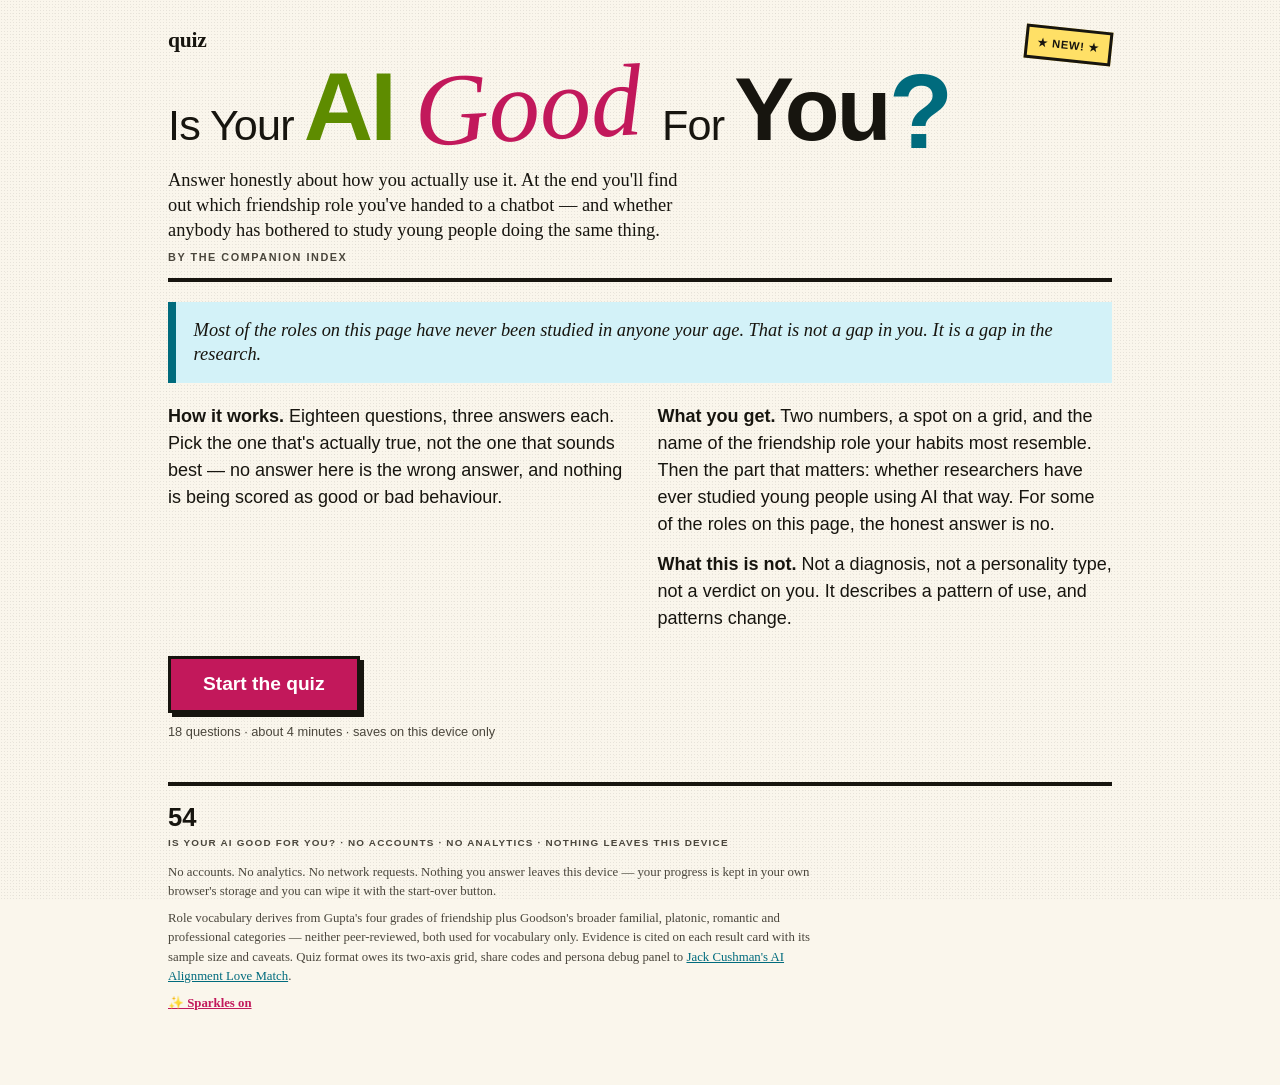
<file: quiz/index.html>
<!DOCTYPE html>
<html lang="en">
<head>
<meta charset="UTF-8">
<meta name="viewport" content="width=device-width, initial-scale=1">
<title>Is Your AI Good For You?</title>
<meta name="description" content="A quiz that takes how you actually use an AI tool and tells you which friendship role you have handed to it — and whether anyone has studied young people doing the same thing.">
<meta name="color-scheme" content="light">
<link rel="stylesheet" href="styles.css">
<link rel="icon" href="data:image/svg+xml,<svg xmlns='http://www.w3.org/2000/svg' viewBox='0 0 32 32'><text y='26' font-size='26'>📎</text></svg>">
</head>
<body>
<a class="skip" href="#main">Skip to the quiz</a>

<!-- decorative newsprint grain + halftone; no images, nothing to caption -->
<div class="grain" aria-hidden="true"></div>

<div id="loading" class="loading">
  <p>Loading the questions…</p>
</div>

<div id="app" class="page" hidden>

  <!-- ============ MASTHEAD ============ -->
  <header class="masthead">
    <p id="kicker" class="kicker"></p>
    <p id="burst" class="burst" aria-hidden="true"></p>
    <h1 id="title" class="title"></h1>
    <p id="deck" class="deck"></p>
    <p id="byline" class="byline"></p>
  </header>

  <main id="main" tabindex="-1">

    <!-- ============ INTRO ============ -->
    <section id="screen-intro" class="screen" aria-labelledby="introh">
      <h2 id="introh" class="sr-only">Before you start</h2>

      <blockquote id="pullquote" class="pull"></blockquote>

      <div class="cols">
        <p><strong>How it works.</strong> Eighteen questions, three answers each. Pick the one that's actually true, not the one that sounds best — no answer here is the wrong answer, and nothing is being scored as good or bad behaviour.</p>
        <p><strong>What you get.</strong> Two numbers, a spot on a grid, and the name of the friendship role your habits most resemble. Then the part that matters: whether researchers have ever studied young people using AI that way. For some of the roles on this page, the honest answer is no.</p>
        <p><strong>What this is not.</strong> Not a diagnosis, not a personality type, not a verdict on you. It describes a pattern of use, and patterns change.</p>
      </div>

      <div id="resumebox" class="resume" hidden>
        <p id="resumemsg"></p>
        <div class="btnrow">
          <button type="button" class="btn" id="resumebtn" data-act="resume">Pick up where I left off</button>
          <button type="button" class="btn ghost" data-act="startover">Start over</button>
        </div>
      </div>

      <div id="introcta" class="startwrap">
        <button type="button" class="btn big" id="startbtn" data-act="start"></button>
        <p id="timeest" class="fineprint"></p>
      </div>
    </section>

    <!-- ============ QUESTIONS ============ -->
    <section id="screen-quiz" class="screen" aria-labelledby="qheading" hidden>
      <h2 id="qheading" class="sr-only">Question</h2>

      <p id="jumpnote" class="jumpnote" hidden></p>

      <div id="qbody"></div>

      <div class="navrow">
        <button type="button" class="btn ghost" id="backbtn" data-act="back">← Back</button>
        <button type="button" class="btn" id="nextbtn" data-act="next" disabled>Next →</button>
      </div>

      <p class="resetrow">
        <button type="button" class="linkish" data-act="confirmreset">start over</button>
      </p>
    </section>

    <!-- ============ THE ONE BREAK ============ -->
    <section id="screen-break" class="screen breakscreen" aria-labelledby="breakh" hidden>
      <p class="breakmark" id="breakmark"></p>
      <h2 class="breakh" id="breakh" tabindex="-1"></h2>
      <p class="breakbody" id="breakbody"></p>
      <div class="navrow">
        <button type="button" class="btn ghost" id="breakback" data-act="breakback"></button>
        <button type="button" class="btn" id="breaknext" data-act="breaknext"></button>
      </div>
    </section>

    <!-- ============ RESULT ============ -->
    <section id="screen-result" class="screen" aria-labelledby="rolename" hidden>

      <p id="sharednote" class="sharednote" hidden>
        You're looking at a result someone shared with you. Nothing here is counted or recorded.
        <button type="button" class="linkish" data-act="startover">Take it yourself</button>
      </p>

      <p class="resultkicker">your result</p>
      <h2 id="rolename" class="rolename" tabindex="-1"></h2>
      <p id="roletag" class="roletag"></p>

      <div id="rolebody" class="rolebody cols"></div>

      <!-- banded score panel -->
      <div class="scorepanel">
        <p class="sptitle">your score</p>

        <p class="cmplabel" id="cmplabel"></p>
        <p class="cmpvalue"><span id="cmpnum"></span><span class="cmppc">%</span></p>
        <div class="cmpmeter" role="meter" id="cmpmeter" aria-label="Companionness" aria-valuemin="0" aria-valuemax="100" aria-valuenow="0">
          <div class="cmpfill" id="cmpfill"></div>
          <span class="cmpmid" id="cmpmid" aria-hidden="true"></span>
          <span class="cmppin" id="cmppin" aria-hidden="true"></span>
        </div>
        <p class="cmpends" aria-hidden="true"><span id="cmplow"></span><span id="cmphigh"></span></p>
        <p class="cmpcaption" id="cmpcaption"></p>

        <p class="spband" id="bandname"></p>
        <div class="spmeter" role="meter" aria-label="Function depth out of 100" aria-valuemin="0" aria-valuemax="100" aria-valuenow="0">
          <div class="spfill" id="bandmeter"></div>
        </div>
        <p class="spblurb" id="bandblurb"></p>
      </div>

      <!-- the four-function definition, and how many of them this use engages -->
      <details class="defbox">
        <summary id="defsummary">📐 what counts as companion AI</summary>
        <div class="defbody">
          <p class="deflead" id="deflead"></p>
          <p class="defstatement" id="defstatement"></p>
          <p class="defmet" id="defmet"></p>
          <ul class="deflist" id="deflist"></ul>
        </div>
      </details>

      <!-- two-axis grid -->
      <div class="gridwrap">
        <p class="gridtitle" id="gridtitle">Where that puts you</p>
        <p class="axisnote" id="axisnote-x"></p>
        <p class="axisnote" id="axisnote-y"></p>
        <div class="grid" id="grid" role="img" aria-label="Your position on the companion index grid">
          <span class="gx" aria-hidden="true"></span>
          <span class="gy" aria-hidden="true"></span>
          <span class="glabel gl-left" id="gl-xlow" aria-hidden="true"></span>
          <span class="glabel gl-right" id="gl-xhigh" aria-hidden="true"></span>
          <span class="glabel gl-bottom" id="gl-ylow" aria-hidden="true"></span>
          <span class="glabel gl-top" id="gl-yhigh" aria-hidden="true"></span>
          <span class="pin" id="pin" aria-hidden="true">📍</span>
        </div>
        <p class="coords" id="coords"></p>
      </div>

      <!-- evidence flag -->
      <div class="evbox">
        <p class="evstatus" id="evstatus"></p>
        <p class="evlead" id="evlead"></p>
      </div>

      <!-- the receipts: plain type, collapsed, no magazine voice -->
      <details class="receiptsbox">
        <summary id="receiptssummary">📎 the receipts</summary>
        <div class="receipts" id="receipts"></div>
      </details>

      <!-- badges -->
      <h3 class="badgeh">Badges you picked up</h3>
      <ul class="badges" id="badges"></ul>

      <!-- what to do with this -->
      <div class="whatnext">
        <p class="wnh">what to do with this</p>
        <p id="whatnext"></p>
        <p id="caregap" class="carenote" hidden></p>
      </div>

      <!-- share -->
      <div class="sharebox">
        <p class="shareh">Send it to someone</p>
        <p class="sharecode" id="sharecode"></p>
        <div class="btnrow">
          <button type="button" class="btn ghost" id="copylinkbtn" data-act="copylink">Copy link</button>
          <button type="button" class="btn ghost" id="copycodebtn" data-act="copycode">Copy code</button>
          <button type="button" class="btn ghost" id="nativesharebtn" data-act="nativeshare" hidden>Share…</button>
        </div>
        <p class="fineprint">The whole result is packed into the link itself. Opening one shows that exact result and records nothing.</p>
      </div>

      <div class="startwrap">
        <button type="button" class="btn big" id="retakebtn" data-act="startover"></button>
      </div>
    </section>

  </main>

  <footer class="foot">
    <p class="pagenum"><span id="pagenum"></span></p>
    <p id="footerslug" class="slug"></p>
    <p class="footnote">
      No accounts. No analytics. No network requests. Nothing you answer leaves this device —
      your progress is kept in your own browser's storage and you can wipe it with the start-over button.
    </p>
    <p class="footnote">
      Role vocabulary derives from Gupta's four grades of friendship plus Goodson's broader familial, platonic,
      romantic and professional categories — neither peer-reviewed, both used for vocabulary only. Evidence is
      cited on each result card with its sample size and caveats. Quiz format owes its two-axis grid, share codes
      and persona debug panel to
      <a href="https://jackcushman.org/apps/triad-quiz/">Jack Cushman's AI Alignment Love Match</a>.
    </p>
    <p class="footnote">
      <button type="button" class="linkish" id="sparklebtn" data-act="sparkles" aria-pressed="false">✨ Sparkles off</button>
    </p>
  </footer>
</div>

<!-- ============ FIXED PROGRESS BAR ============
     Lives outside .page so it can pin to the bottom of the viewport. Shown
     only while answering; the progressbar role carries the semantics, the
     segments are decoration. -->
<div class="progbar" id="progbar" hidden>
  <div class="progbarinner">
    <p class="progtxt" id="progtxt"></p>
    <div class="progtrack" id="progtrack" role="progressbar" aria-label="Quiz progress" aria-valuemin="0" aria-valuemax="18" aria-valuenow="0">
      <ol class="progsegs" id="progsegs" aria-hidden="true"></ol>
    </div>
  </div>
</div>

<!-- ============ DEBUG ============ -->
<button type="button" class="dbgfab" id="dbgfab" data-act="dbgopen" hidden>persona check</button>
<div class="dbg" id="debugoverlay" role="dialog" aria-modal="true" aria-labelledby="dbgh" hidden>
  <div class="dbgcard">
    <button type="button" class="dbgclose" id="dbgclose" data-act="dbgclose" aria-label="Close the persona panel">✕</button>
    <h2 id="dbgh">Persona check</h2>
    <p class="dbgnote">Where each archetype lands under the weights currently in <code>data/questions.json</code>. Nothing here touches saved progress.</p>
    <div class="grid dbggrid" id="debuggrid">
      <span class="gx" aria-hidden="true"></span>
      <span class="gy" aria-hidden="true"></span>
    </div>
    <table class="dbgtable">
      <thead>
        <tr><th scope="col">Persona</th><th scope="col">X</th><th scope="col">Y</th><th scope="col">Flag</th><th scope="col">Cell</th><th scope="col"></th></tr>
      </thead>
      <tbody id="dbgrows"></tbody>
    </table>
  </div>
</div>

<script src="quiz.js"></script>
</body>
</html>
</file>
<file: quiz/styles.css>
/* ============================================================
   IS YOUR AI GOOD FOR YOU?  —  styles
   Mobile-first. Loud on purpose, legible first.

   Colour rule used throughout: the bright neons are display and
   fill colours only. Anything at body-text size uses the darkened
   variants (--pink-ink, --lime-ink, --cyan-ink), which clear WCAG
   AA against the newsprint background. No webfonts — everything
   is a system stack, so the page has zero network requests.
   ============================================================ */

:root {
  /* fills and display */
  --pink: #ff2d8f;
  --pink-soft: #ffd9e8;
  --lime: #b4e33d;
  --lime-soft: #e8f7c2;
  --cyan: #00b3d1;
  --cyan-soft: #d3f2f8;
  --butter: #ffe066;

  /* AA-safe text variants */
  --pink-ink: #c2185b;
  --lime-ink: #5e8c00;
  --cyan-ink: #006b7d;

  --ink: #17150f;
  --ink-soft: #4a463c;
  --paper: #faf6ec;
  --paper-2: #fffdf7;
  --rule: #17150f;

  --display: Impact, Haettenschweiler, "Arial Black", "Arial Narrow Bold",
             "Helvetica Neue", Helvetica, Arial, sans-serif;
  --script: "Brush Script MT", "Snell Roundhand", "Savoye LET", "Bradley Hand",
            "Segoe Script", "Comic Sans MS", cursive;
  --body: "Helvetica Neue", Helvetica, Arial, sans-serif;
  --serif: Georgia, "Times New Roman", serif;
}

* { box-sizing: border-box; }

html { -webkit-text-size-adjust: 100%; }

body {
  margin: 0;
  padding: 0;
  background: var(--paper);
  color: var(--ink);
  font-family: var(--body);
  font-size: 17px;
  line-height: 1.5;
}

/* newsprint grain + halftone dots, purely decorative */
.grain {
  position: fixed;
  inset: 0;
  pointer-events: none;
  z-index: 1;
  opacity: 0.5;
  background-image:
    radial-gradient(rgba(23, 21, 15, 0.16) 0.5px, transparent 0.6px),
    radial-gradient(rgba(23, 21, 15, 0.09) 0.5px, transparent 0.6px);
  background-size: 3px 3px, 7px 7px;
  background-position: 0 0, 2px 3px;
}

.page {
  position: relative;
  z-index: 2;
  max-width: 62rem;
  margin: 0 auto;
  padding: 0.75rem 1rem 3rem;
}

.loading {
  padding: 3rem 1.25rem;
  font-family: var(--serif);
  max-width: 34rem;
  margin: 0 auto;
}
.loading h2 { font-family: var(--body); font-size: 1.15rem; }
.loading code {
  font-size: 0.9em;
  background: var(--butter);
  padding: 0.1em 0.3em;
}

.skip {
  position: absolute;
  left: 0.5rem;
  top: 0.5rem;
  z-index: 99;
  transform: translateY(-200%);
  background: var(--ink);
  color: #fff;
  padding: 0.6rem 0.9rem;
  font-weight: bold;
}
.skip:focus { transform: translateY(0); }

.sr-only {
  position: absolute;
  width: 1px; height: 1px;
  padding: 0; margin: -1px;
  overflow: hidden;
  clip: rect(0 0 0 0);
  white-space: nowrap;
  border: 0;
}

/* visible focus everywhere, no exceptions */
a:focus-visible,
button:focus-visible,
summary:focus-visible,
input:focus-visible + label,
[tabindex]:focus-visible {
  outline: 4px solid var(--cyan);
  outline-offset: 2px;
}

/* ============================================================
   MASTHEAD
   ============================================================ */
.masthead {
  border-bottom: 4px solid var(--rule);
  padding-bottom: 0.75rem;
  margin-bottom: 1.25rem;
  position: relative;
}

.kicker {
  font-family: var(--serif);
  font-weight: bold;
  font-size: 1.35rem;
  margin: 0 0 0.15rem;
  letter-spacing: -0.01em;
}

.burst {
  position: absolute;
  right: 0;
  top: 0.25rem;
  margin: 0;
  background: var(--butter);
  border: 3px solid var(--ink);
  color: var(--ink);
  font-weight: bold;
  font-size: 0.7rem;
  padding: 0.35rem 0.6rem;
  transform: rotate(6deg);
  letter-spacing: 0.06em;
}

.title {
  margin: 0 0 0.5rem;
  line-height: 0.92;
  font-weight: normal;
  /* the words are separate spans so each can carry its own weight,
     size and colour, the way a magazine title block does */
}
.title .tw { display: inline-block; }
.title .thin {
  font-family: var(--body);
  font-weight: 300;
  font-size: 2rem;
  color: var(--ink);
  letter-spacing: -0.02em;
}
.title .fat-lime {
  font-family: var(--display);
  font-weight: 900;
  font-size: 3.9rem;
  color: var(--lime-ink);
  letter-spacing: -0.03em;
}
.title .script-pink {
  font-family: var(--script);
  font-style: italic;
  font-size: 4.2rem;
  color: var(--pink-ink);
  transform: rotate(-3deg);
  padding: 0 0.1em;
}
.title .fat-black {
  font-family: var(--display);
  font-weight: 900;
  font-size: 3.6rem;
  color: var(--ink);
  letter-spacing: -0.03em;
}
.title .big-cyan {
  font-family: var(--display);
  font-weight: 900;
  font-size: 4.4rem;
  color: var(--cyan-ink);
  vertical-align: -0.08em;
}

.deck {
  font-family: var(--serif);
  font-size: 1.05rem;
  line-height: 1.35;
  margin: 0.5rem 0 0.4rem;
  max-width: 32rem;
}

.byline {
  font-family: var(--body);
  font-size: 0.68rem;
  letter-spacing: 0.14em;
  font-weight: bold;
  color: var(--ink-soft);
  margin: 0;
}

/* ============================================================
   SHARED BITS
   ============================================================ */
.btn {
  font-family: var(--body);
  font-weight: bold;
  font-size: 1rem;
  color: #fff;
  background: var(--pink-ink);
  border: 3px solid var(--ink);
  padding: 0.75rem 1.4rem;
  cursor: pointer;
  box-shadow: 4px 4px 0 var(--ink);
}
.btn:hover { background: var(--pink); color: var(--ink); }
.btn:active { box-shadow: 1px 1px 0 var(--ink); transform: translate(3px, 3px); }
.btn.big { font-size: 1.2rem; padding: 0.9rem 2rem; width: 100%; }
.btn.ghost { background: var(--paper-2); color: var(--ink); }
.btn.ghost:hover { background: var(--butter); }
.btn:disabled { opacity: 0.4; cursor: not-allowed; box-shadow: 4px 4px 0 var(--ink-soft); }
.btn[hidden] { display: none; }

.linkish {
  background: none;
  border: 0;
  padding: 0;
  font: inherit;
  color: var(--pink-ink);
  font-weight: bold;
  text-decoration: underline;
  cursor: pointer;
}

.btnrow { display: flex; flex-wrap: wrap; gap: 0.6rem; }

.startwrap { margin: 1.5rem 0 0.5rem; }
.fineprint {
  font-size: 0.8rem;
  color: var(--ink-soft);
  margin: 0.6rem 0 0;
}

/* ragged multi-column text: one column on phones */
.cols p { margin: 0 0 0.8rem; }
.cols { text-align: left; }

.pull {
  margin: 0 0 1.25rem;
  padding: 1rem 1.1rem;
  background: var(--cyan-soft);
  border-left: 8px solid var(--cyan-ink);
  font-family: var(--serif);
  font-size: 1.15rem;
  line-height: 1.35;
  font-style: italic;
}

.resume {
  margin: 1.25rem 0;
  padding: 1rem;
  background: var(--butter);
  border: 3px solid var(--ink);
}
.resume p { margin: 0 0 0.75rem; }

/* ============================================================
   THE PINNED PROGRESS BAR
   ============================================================ */
.progbar {
  position: fixed;
  left: 0;
  right: 0;
  bottom: 0;
  z-index: 40;
  background: var(--paper-2);
  border-top: 5px solid var(--ink);
  box-shadow: 0 -4px 14px rgba(23, 21, 15, 0.14);
  padding: 0.5rem 1rem calc(0.5rem + env(safe-area-inset-bottom, 0px));
}
.progbar[hidden] { display: none; }
.progbarinner { max-width: 62rem; margin: 0 auto; }

.progtxt {
  font-size: 0.72rem;
  font-weight: bold;
  letter-spacing: 0.14em;
  text-transform: uppercase;
  color: var(--ink);
  margin: 0 0 0.3rem;
}

.progtrack { width: 100%; }

.progsegs {
  list-style: none;
  display: flex;
  gap: 2px;
  margin: 0;
  padding: 0;
}
.pseg {
  flex: 1 1 0;
  height: 0.85rem;
  background: #fff;
  border: 2px solid var(--ink);
  transition: background 0.15s ease, transform 0.15s ease;
}
.pseg.done { background: var(--lime); }
/* where you are: taller, pink, and the only segment with a shadow */
.pseg.here {
  background: var(--pink);
  transform: scaleY(1.7);
  box-shadow: 2px 2px 0 var(--ink);
  position: relative;
  z-index: 2;
}
/* where the one break falls */
.pseg.notch { border-left-width: 5px; }

/* keep the bar from covering the page's own content */
body.hasprogbar .page { padding-bottom: 6rem; }

/* ============================================================
   QUESTIONS
   ============================================================ */
.jumpnote {
  background: var(--butter);
  border: 3px solid var(--ink);
  padding: 0.7rem 0.9rem;
  font-size: 0.9rem;
  margin: 0 0 1rem;
}

/* the oversized numeral, offset out of the text block */
.qnum {
  font-family: var(--display);
  font-weight: 900;
  font-size: 4.5rem;
  line-height: 0.8;
  color: var(--pink);
  -webkit-text-stroke: 2px var(--ink);
  margin: 0 0 0.2rem -0.1rem;
}

.qfield { border: 0; padding: 0; margin: 0; }
.qtext {
  font-family: var(--body);
  font-weight: bold;
  font-size: 1.4rem;
  line-height: 1.2;
  padding: 0;
  margin: 0 0 1.1rem;
  max-width: 30rem;
}

.opts { display: flex; flex-direction: column; gap: 0.6rem; }

.opt { position: relative; }
.opt input {
  position: absolute;
  opacity: 0;
  width: 1px;
  height: 1px;
}
.opt label {
  display: flex;
  align-items: flex-start;
  gap: 0.6rem;
  padding: 0.8rem 0.9rem;
  background: var(--paper-2);
  border: 3px solid var(--ink);
  cursor: pointer;
  line-height: 1.35;
}
.opt label:hover { background: var(--lime-soft); }
/* the literal empty checkbox */
.opt .box {
  flex: 0 0 auto;
  width: 1.15rem;
  height: 1.15rem;
  border: 3px solid var(--ink);
  background: #fff;
  margin-top: 0.1rem;
}
.opt .ltr { font-weight: bold; }
.opt.sel label { background: var(--pink-soft); box-shadow: 4px 4px 0 var(--ink); }
.opt.sel .box { background: var(--pink-ink); box-shadow: inset 0 0 0 2px #fff; }

.navrow {
  display: flex;
  justify-content: space-between;
  gap: 0.6rem;
  margin-top: 1.5rem;
}
.navrow .btn { flex: 1 1 auto; }
.resetrow { text-align: center; font-size: 0.8rem; margin: 1.25rem 0 0; }


/* ============================================================
   THE ONE BREAK
   ============================================================ */
.breakscreen {
  border: 5px solid var(--ink);
  background: var(--butter);
  padding: 1.5rem 1.15rem;
  margin: 1rem 0;
  box-shadow: 8px 8px 0 var(--lime);
}
.breakmark {
  font-family: var(--script);
  font-style: italic;
  font-size: 2.1rem;
  line-height: 1;
  color: var(--pink-ink);
  margin: 0 0 0.2rem;
}
.breakh {
  font-family: var(--display);
  font-weight: 900;
  font-size: 2.1rem;
  line-height: 1.02;
  text-transform: uppercase;
  margin: 0 0 0.6rem;
}
.breakh:focus { outline: none; }
.breakbody { margin: 0 0 0.5rem; font-size: 1.02rem; max-width: 34rem; }

/* ============================================================
   RESULT
   ============================================================ */
.sharednote {
  background: var(--cyan-soft);
  border: 3px solid var(--cyan-ink);
  padding: 0.7rem 0.9rem;
  font-size: 0.9rem;
  margin: 0 0 1rem;
}

.resultkicker {
  font-family: var(--body);
  font-size: 0.7rem;
  letter-spacing: 0.16em;
  text-transform: uppercase;
  font-weight: bold;
  color: var(--ink-soft);
  margin: 0;
}
.rolename {
  font-family: var(--display);
  font-weight: 900;
  font-size: 2.6rem;
  line-height: 0.95;
  color: var(--pink-ink);
  margin: 0.2rem 0 0.3rem;
  text-transform: uppercase;
}
.rolename:focus { outline: none; }
.roletag {
  font-family: var(--serif);
  font-style: italic;
  font-size: 0.95rem;
  color: var(--ink-soft);
  margin: 0 0 1rem;
  border-bottom: 3px solid var(--ink);
  padding-bottom: 0.6rem;
}
.rolebody { margin-bottom: 1.5rem; }

/* pink score panel with banded ranges */
.scorepanel {
  background: var(--pink-soft);
  border: 3px solid var(--ink);
  box-shadow: 6px 6px 0 var(--pink);
  padding: 1rem;
  margin: 0 0 1.75rem;
}
.sptitle {
  font-family: var(--script);
  font-style: italic;
  font-size: 2rem;
  color: var(--pink-ink);
  margin: 0 0 0.1rem;
  line-height: 1;
}
.spband {
  font-family: var(--display);
  font-weight: 900;
  font-size: 1.7rem;
  margin: 0 0 0.5rem;
  text-transform: uppercase;
  line-height: 1;
}
.spmeter {
  height: 1rem;
  border: 3px solid var(--ink);
  background: #fff;
  overflow: hidden;
}
.spfill { height: 100%; width: 0; background: var(--pink-ink); }
.spblurb { margin: 0.6rem 0 0; font-size: 0.95rem; }


/* ---------- companionness: role position on a fixed anchored scale ---------- */
.cmplabel {
  font-family: var(--body);
  font-size: 0.7rem;
  letter-spacing: 0.16em;
  text-transform: uppercase;
  font-weight: bold;
  color: var(--ink-soft);
  margin: 0.4rem 0 0;
}
.cmpvalue {
  font-family: var(--display);
  font-weight: 900;
  font-size: 3.2rem;
  line-height: 0.9;
  color: var(--pink-ink);
  margin: 0 0 0.5rem;
}
.cmpvalue .cmppc { font-size: 1.5rem; vertical-align: 0.55em; }
.cmpmeter {
  position: relative;
  height: 1.1rem;
  border: 3px solid var(--ink);
  background: #fff;
}
.cmpfill { height: 100%; background: var(--pink); }
.cmppin {
  position: absolute;
  top: -5px;
  bottom: -5px;
  width: 4px;
  background: var(--ink);
  transform: translateX(-2px);
}
/* the single halfway mark — no quarter markers on this bar */
.cmpmid {
  position: absolute;
  top: -3px;
  bottom: -3px;
  width: 3px;
  background: var(--ink);
  opacity: 0.4;
  transform: translateX(-1px);
}
.cmpends {
  display: flex;
  justify-content: space-between;
  gap: 1rem;
  font-size: 0.62rem;
  letter-spacing: 0.06em;
  text-transform: uppercase;
  font-weight: bold;
  color: var(--ink-soft);
  margin: 0.25rem 0 0;
}
.cmpcaption { font-size: 0.8rem; margin: 0.2rem 0 1rem; }

/* ---------- the four-function definition ---------- */
.defbox {
  border: 3px solid var(--ink);
  background: var(--cyan-soft);
  margin: 0 0 1.75rem;
}
.defbox summary {
  cursor: pointer;
  padding: 0.7rem 0.9rem;
  font-weight: bold;
  font-size: 0.95rem;
  list-style: none;
}
.defbox summary::-webkit-details-marker { display: none; }
.defbox summary::after { content: " +"; float: right; }
.defbox[open] summary::after { content: " \2212"; }
.defbody { border-top: 2px solid var(--ink); padding: 0.9rem; }
.deflead { margin: 0 0 0.7rem; font-size: 0.95rem; }
.defstatement {
  font-family: var(--serif);
  font-style: italic;
  font-size: 0.95rem;
  border-left: 5px solid var(--cyan-ink);
  padding-left: 0.7rem;
  margin: 0 0 0.8rem;
}
.defmet {
  font-family: var(--display);
  font-weight: 900;
  font-size: 1.1rem;
  text-transform: uppercase;
  margin: 0 0 0.6rem;
}
.deflist { list-style: none; margin: 0; padding: 0; }
.deflist li {
  border-top: 1px dotted var(--ink-soft);
  padding: 0.6rem 0 0.5rem;
  display: grid;
  grid-template-columns: 1.4rem 1fr;
  gap: 0 0.3rem;
}
.deflist .dmark { grid-row: span 3; font-weight: bold; }
.deflist .dname { font-weight: bold; }
.deflist .dstate {
  font-size: 0.72rem;
  letter-spacing: 0.06em;
  text-transform: uppercase;
  color: var(--ink-soft);
}
.deflist .dtext { font-size: 0.85rem; margin-top: 0.25rem; }
.deflist li.off { opacity: 0.62; }

/* two-axis grid */
.gridwrap { margin: 0 0 1.75rem; }
.gridtitle {
  font-family: var(--display);
  font-weight: 900;
  font-size: 1.5rem;
  text-transform: uppercase;
  margin: 0 0 0.4rem;
}
.axisnote {
  font-size: 0.8rem;
  color: var(--ink-soft);
  margin: 0 0 0.2rem;
}
.grid {
  position: relative;
  width: 100%;
  max-width: 27rem;
  aspect-ratio: 1 / 1;
  border: 4px solid var(--ink);
  background:
    linear-gradient(to top, rgba(0, 179, 209, 0.14), rgba(255, 45, 143, 0.14)),
    var(--paper-2);
  margin: 0.7rem 0;
}
.grid .gx, .grid .gy { position: absolute; background: var(--ink); opacity: 0.35; }
.grid .gx { left: 0; right: 0; top: 50%; height: 2px; }
.grid .gy { top: 0; bottom: 0; left: 50%; width: 2px; }
.glabel {
  position: absolute;
  font-size: 0.62rem;
  font-weight: bold;
  letter-spacing: 0.06em;
  text-transform: uppercase;
  background: var(--paper);
  padding: 0.1rem 0.25rem;
  color: var(--ink);
}
.gl-left { left: 0.3rem; top: 50%; transform: translateY(-50%); }
.gl-right { right: 0.3rem; top: 50%; transform: translateY(-50%); }
.gl-bottom { bottom: 0.3rem; left: 50%; transform: translateX(-50%); }
.gl-top { top: 0.3rem; left: 50%; transform: translateX(-50%); }
.pin {
  position: absolute;
  font-size: 1.7rem;
  line-height: 1;
  transform: translate(-50%, -50%);
  filter: drop-shadow(0 2px 2px rgba(0, 0, 0, 0.35));
}
.coords { font-size: 0.85rem; margin: 0.3rem 0 0; }

/* evidence flag */
.evbox {
  border: 3px solid var(--ink);
  padding: 0.9rem 1rem;
  margin: 0 0 0.75rem;
  background: var(--paper-2);
}
.evstatus {
  font-family: var(--display);
  font-weight: 900;
  font-size: 1.5rem;
  text-transform: uppercase;
  margin: 0 0 0.3rem;
  line-height: 1;
}
.evstatus.ev-documented { color: var(--lime-ink); }
.evstatus.ev-thin { color: #a35c00; }
.evstatus.ev-unstudied { color: var(--pink-ink); }
.evlead { margin: 0; font-size: 0.98rem; }

/* ---------- the receipts: plain type, no magazine voice ---------- */
.receiptsbox {
  border: 2px solid var(--ink-soft);
  background: #fff;
  margin: 0 0 1.75rem;
}
.receiptsbox summary {
  cursor: pointer;
  padding: 0.7rem 0.9rem;
  font-family: var(--body);
  font-weight: bold;
  font-size: 0.95rem;
  list-style: none;
}
.receiptsbox summary::-webkit-details-marker { display: none; }
.receiptsbox summary::after { content: " +"; float: right; }
.receiptsbox[open] summary::after { content: " −"; }
.receipts {
  border-top: 1px solid #ccc;
  padding: 0.9rem;
  font-family: var(--serif);
  font-size: 0.88rem;
  line-height: 1.5;
  color: #24211a;
}
.receipts .rlead { margin: 0 0 0.9rem; font-weight: bold; }
.receipts .rlist { list-style: none; margin: 0; padding: 0; }
.receipts .ritem {
  margin: 0 0 1.1rem;
  padding-bottom: 0.9rem;
  border-bottom: 1px dotted #bbb;
}
.receipts p { margin: 0 0 0.35rem; }
.receipts .rtitle { font-style: italic; }
.receipts .rmeta { font-size: 0.83rem; color: #4a463c; }
.receipts .rlabel {
  font-family: var(--body);
  font-size: 0.7rem;
  letter-spacing: 0.08em;
  text-transform: uppercase;
  font-weight: bold;
  color: #6b6555;
}
.receipts .rwarn { color: #8a3a1e; }
.receipts .rnone { background: #f4f1e6; padding: 0.7rem 0.8rem; margin-bottom: 0.9rem; }
.receipts .rgap { margin-top: 0.6rem; }
.receipts .rtax, .receipts .rsrc {
  font-size: 0.8rem;
  color: #4a463c;
  border-top: 1px solid #ddd;
  padding-top: 0.6rem;
  margin-top: 0.8rem;
}
.receipts code { font-size: 0.9em; background: #f2efe4; padding: 0.05em 0.25em; }

/* badges */
.badgeh {
  font-family: var(--display);
  font-weight: 900;
  font-size: 1.5rem;
  text-transform: uppercase;
  margin: 0 0 0.6rem;
}
.badges { list-style: none; margin: 0 0 1.75rem; padding: 0; display: grid; gap: 0.6rem; }
.badge {
  border: 3px solid var(--ink);
  background: var(--lime-soft);
  padding: 0.7rem 0.8rem;
  box-shadow: 4px 4px 0 var(--ink);
}
.badge .bico { font-size: 1.3rem; display: block; }
.badge .btitle {
  display: block;
  font-family: var(--display);
  font-weight: 900;
  font-size: 1.15rem;
  text-transform: uppercase;
  line-height: 1.05;
}
.badge .bsub { display: block; font-size: 0.85rem; margin-top: 0.2rem; }

/* what to do with this */
.whatnext {
  border: 4px solid var(--ink);
  background: var(--butter);
  padding: 1rem;
  margin: 0 0 1.75rem;
}
.wnh {
  font-family: var(--script);
  font-style: italic;
  font-size: 1.8rem;
  color: var(--pink-ink);
  margin: 0 0 0.2rem;
  line-height: 1;
}
.whatnext p { margin: 0; }
.carenote {
  margin-top: 0.7rem !important;
  padding-top: 0.7rem;
  border-top: 2px dotted var(--ink);
  font-size: 0.95rem;
}

/* share */
.sharebox {
  border: 3px dashed var(--ink);
  padding: 1rem;
  margin: 0 0 1.5rem;
}
.shareh {
  font-family: var(--display);
  font-weight: 900;
  font-size: 1.35rem;
  text-transform: uppercase;
  margin: 0 0 0.5rem;
}
.sharecode {
  font-family: ui-monospace, Menlo, Consolas, monospace;
  font-size: 1.3rem;
  letter-spacing: 0.16em;
  background: var(--cyan-soft);
  border: 2px solid var(--ink);
  padding: 0.5rem;
  margin: 0 0 0.7rem;
  word-break: break-all;
}

/* ============================================================
   FOOTER
   ============================================================ */
.foot {
  border-top: 4px solid var(--rule);
  margin-top: 2.5rem;
  padding-top: 0.75rem;
}
.pagenum {
  font-family: var(--display);
  font-weight: 900;
  font-size: 1.6rem;
  margin: 0;
}
.slug {
  font-size: 0.62rem;
  letter-spacing: 0.12em;
  font-weight: bold;
  color: var(--ink-soft);
  margin: 0 0 0.75rem;
}
.footnote {
  font-family: var(--serif);
  font-size: 0.8rem;
  color: var(--ink-soft);
  margin: 0 0 0.5rem;
  max-width: 42rem;
}
.footnote a { color: var(--cyan-ink); }
.footnote code { font-size: 0.95em; }

/* ============================================================
   DEBUG PANEL
   ============================================================ */
.dbgfab {
  position: fixed;
  left: 0.75rem;
  bottom: 0.75rem;
  z-index: 60;
  font-family: var(--body);
  font-size: 0.8rem;
  font-weight: bold;
  background: var(--ink);
  color: #fff;
  border: 2px solid #fff;
  padding: 0.5rem 0.8rem;
  cursor: pointer;
}
.dbg {
  position: fixed;
  inset: 0;
  z-index: 100;
  background: rgba(23, 21, 15, 0.75);
  overflow: auto;
  padding: 1.25rem 0.75rem;
}
.dbgcard {
  position: relative;
  max-width: 40rem;
  margin: 0 auto;
  background: #fff;
  border: 4px solid var(--ink);
  padding: 1.25rem;
}
.dbgcard h2 { font-family: var(--display); font-weight: 900; text-transform: uppercase; margin: 0 0 0.3rem; }
.dbgnote { font-size: 0.85rem; color: var(--ink-soft); margin: 0 0 0.75rem; }
.dbgclose {
  position: absolute;
  top: 0.5rem;
  right: 0.6rem;
  background: none;
  border: 0;
  font-size: 1.3rem;
  cursor: pointer;
  padding: 0.2rem 0.4rem;
}
.dbggrid { max-width: 100%; }
.pdot {
  position: absolute;
  transform: translate(-50%, -50%);
  display: flex;
  flex-direction: column;
  align-items: center;
  text-decoration: none;
  z-index: 3;
}
.pdot .pe { font-size: 1.1rem; line-height: 1; }
.pdot .pl {
  font-size: 0.5rem;
  font-weight: bold;
  color: #fff;
  padding: 0.05rem 0.25rem;
  white-space: nowrap;
}
.dbgtable { width: 100%; border-collapse: collapse; font-size: 0.78rem; margin-top: 0.75rem; }
.dbgtable th, .dbgtable td {
  border-bottom: 1px solid #ddd;
  padding: 0.35rem 0.3rem;
  text-align: left;
  vertical-align: top;
}
.dbgtable thead th { border-bottom: 2px solid var(--ink); font-size: 0.7rem; text-transform: uppercase; }
.dbgblurb td { font-style: italic; color: #666; border-bottom: 2px solid #ddd; padding-top: 0; }

/* ============================================================
   THE SPARKLE LAYER — opt-in, and never on for anyone who asked
   the OS for reduced motion (see quiz.js SPARKLE.init)
   ============================================================ */
body.sparkle .burst { animation: wiggle 1.6s ease-in-out infinite; }
body.sparkle .pin { animation: drop 0.7s cubic-bezier(0.2, 1.4, 0.5, 1); }
body.sparkle .sptitle::after {
  content: " ✦";
  animation: twinkle 1.4s steps(2, end) infinite;
}
@keyframes wiggle {
  0%, 100% { transform: rotate(6deg); }
  50% { transform: rotate(-4deg) scale(1.05); }
}
@keyframes drop {
  0% { transform: translate(-50%, -320%) scale(0.4); }
  100% { transform: translate(-50%, -50%) scale(1); }
}
@keyframes twinkle {
  0%, 100% { opacity: 1; }
  50% { opacity: 0.2; }
}

/* ============================================================
   WIDER SCREENS — ragged multi-column body text, bigger title
   ============================================================ */
@media (min-width: 46rem) {
  body { font-size: 18px; }
  .cols { column-count: 2; column-gap: 2.2rem; }
  .cols p { break-inside: avoid-column; }
  .title .thin { font-size: 2.7rem; }
  .title .fat-lime { font-size: 6rem; }
  .title .script-pink { font-size: 6.4rem; }
  .title .fat-black { font-size: 5.6rem; }
  .title .big-cyan { font-size: 6.6rem; }
  .rolename { font-size: 4rem; }
  .qtext { font-size: 1.7rem; }
  .qnum { font-size: 6.5rem; }
  .badges { grid-template-columns: 1fr 1fr; }
  .btn.big { width: auto; }
  .navrow .btn { flex: 0 0 auto; min-width: 9rem; }
  .deck { font-size: 1.15rem; }
  .breakh { font-size: 3rem; }
  body.hasprogbar .page { padding-bottom: 7rem; }
}

@media (min-width: 62rem) {
  .page { padding: 1.5rem 1.5rem 4rem; }
}

/* ============================================================
   REDUCED MOTION — kill every animation and transition
   ============================================================ */
@media (prefers-reduced-motion: reduce) {
  *, *::before, *::after {
    animation-duration: 0.001ms !important;
    animation-iteration-count: 1 !important;
    transition-duration: 0.001ms !important;
    scroll-behavior: auto !important;
  }
}
</file>
